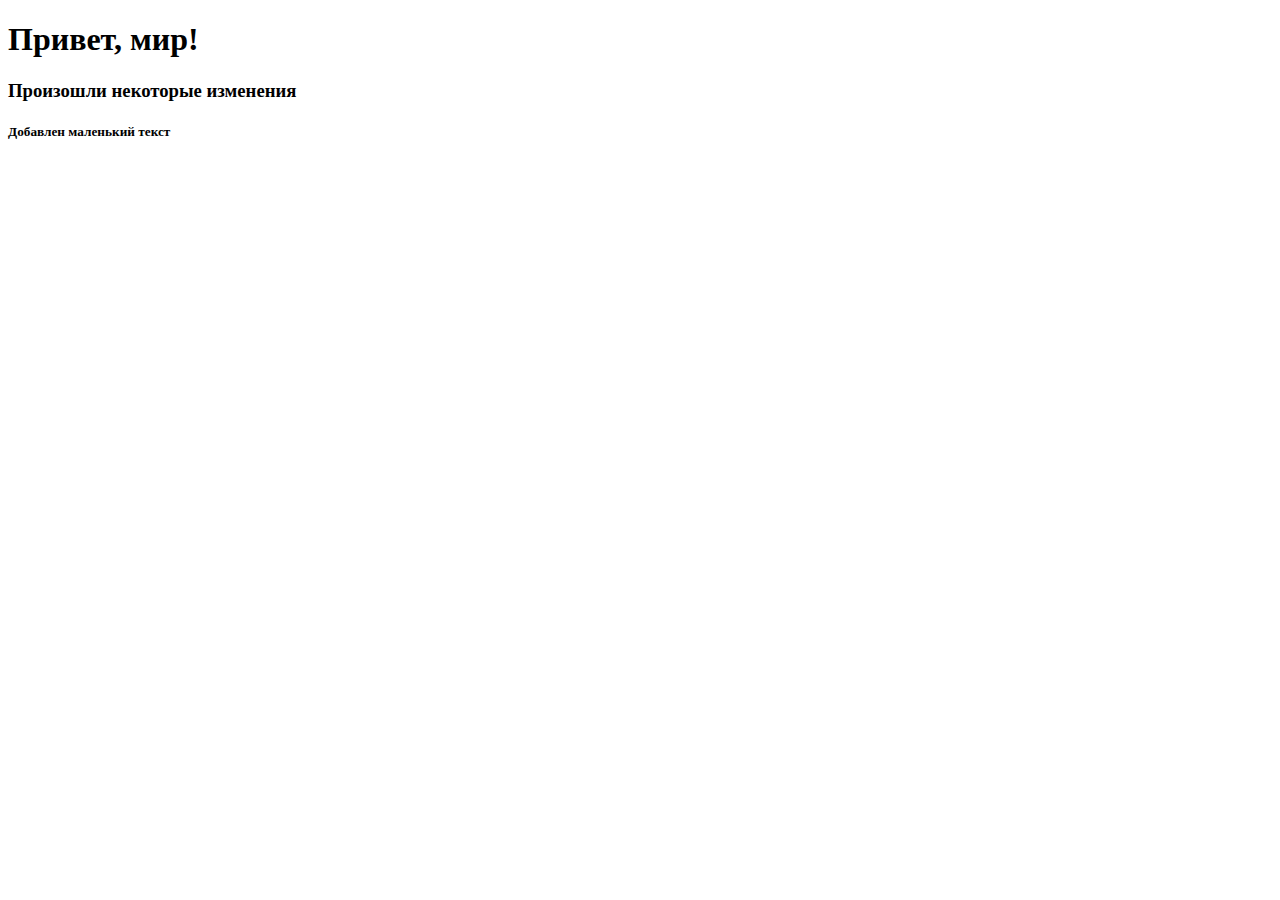
<file: index.html>
<!DOCTYPE html>
<html>
<head>
    <title>Hello World page</title>
</head>
<body>
    <h1>Привет, мир!</h1>
    <h3>Произошли некоторые изменения</h3>
    <h5>Добавлен маленький текст</h5>
</body>
</html>
</file>
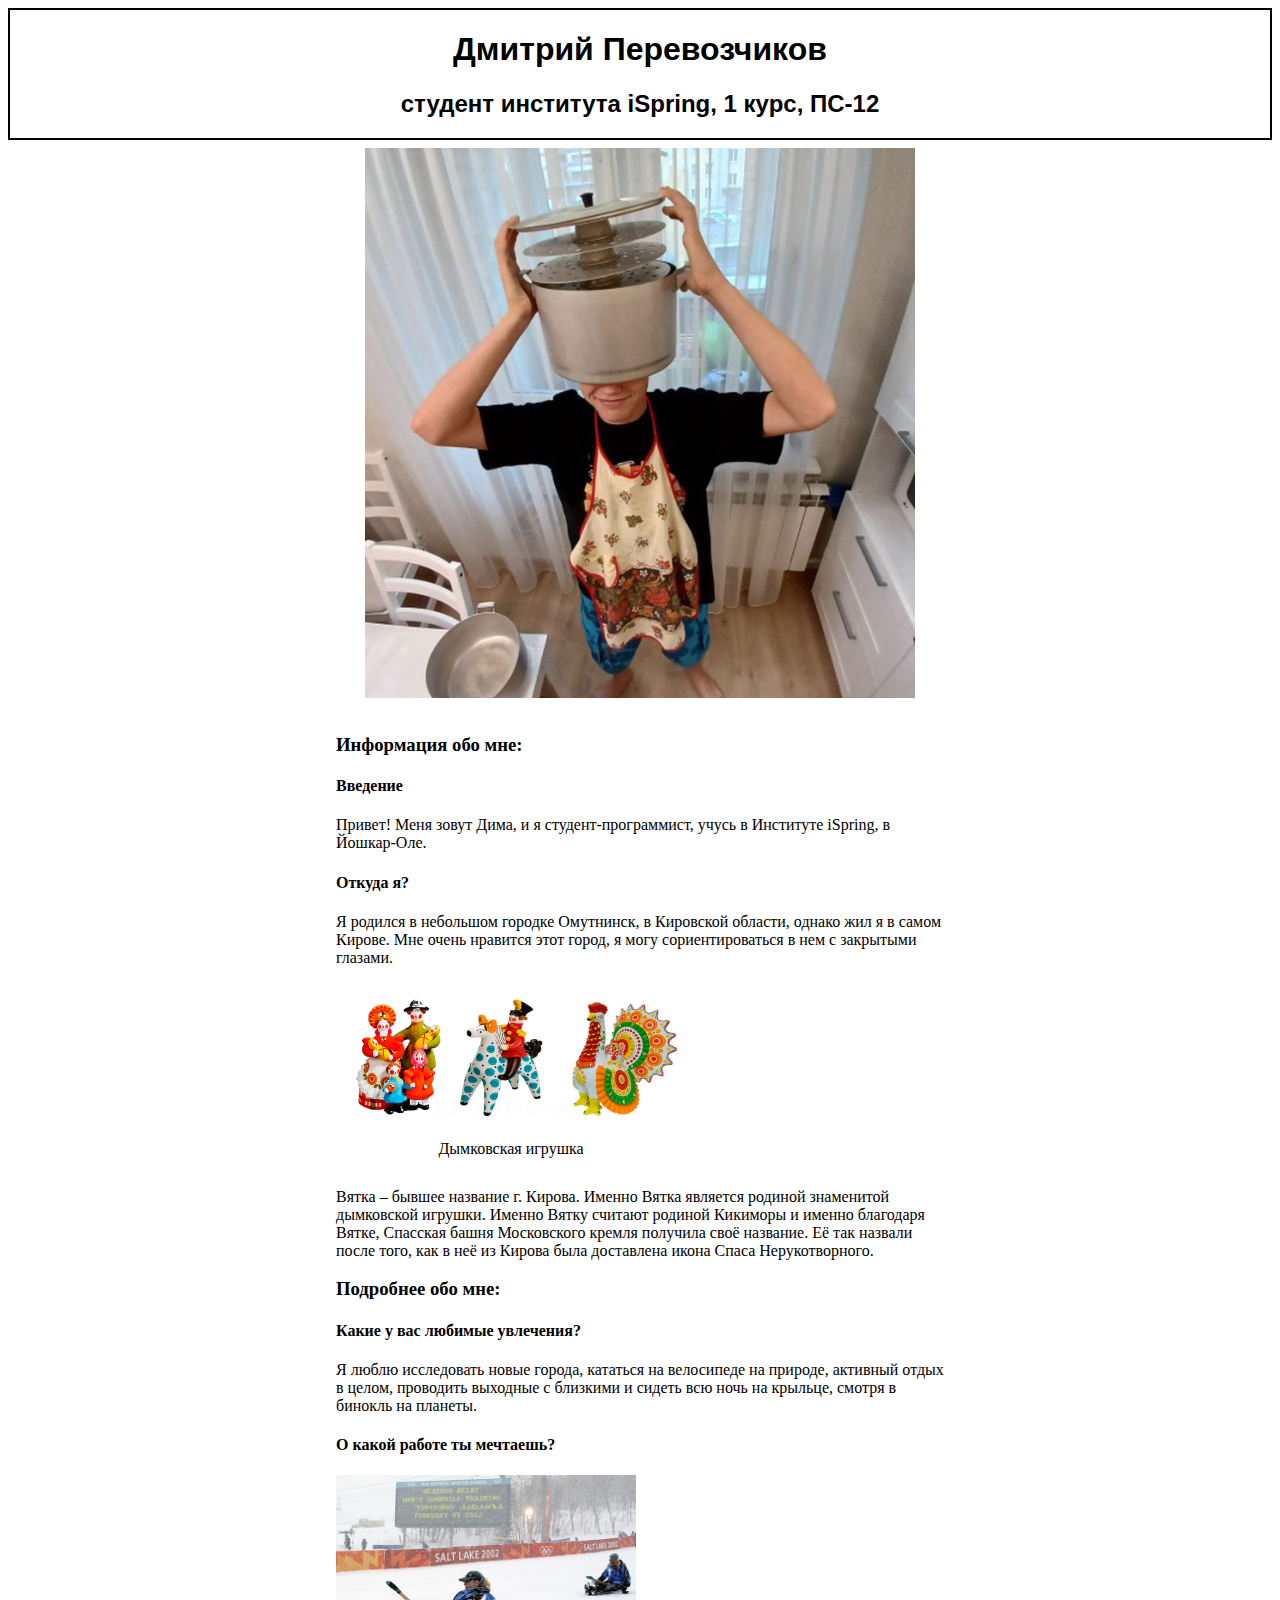
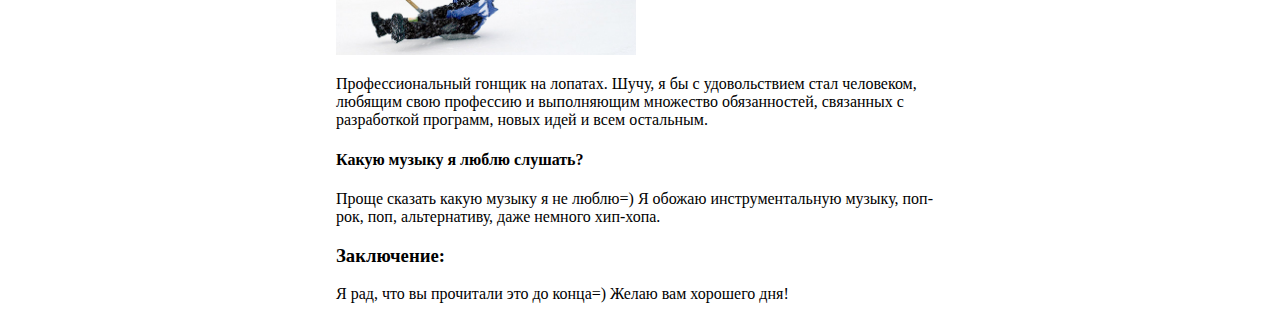
<file: lab1/home task/index.html>
<!DOCTYPE html>
<html lang="ru">
<head>
    <meta charset="UTF-8">
    <title>About me</title>
    <link rel="shortcut icon" type="image/png" href="favicon.png">
    <link rel="stylesheet" href="style.css"
</head>
<body>
    <header class="head">
        <h1>Дмитрий Перевозчиков</h1>
        <h2>студент института iSpring, 1 курс, ПС-12</h2>
    </header>

    <main class="img"><img src="me.jpg" width="550"></main>

    <section class="facts">
        <h3>Информация обо мне:</h3>
        <h4>Введение</h4>
        <p>Привет! Меня зовут Дима, и я студент-программист, учусь в Институте iSpring, в Йошкар-Оле.</p>

        <h4>Откуда я?</h4>
        <p>Я родился в небольшом городке Омутнинск, в Кировской области, однако жил я в самом Кирове.
            Мне очень нравится этот город, я могу сориентироваться в нем с закрытыми глазами.</p>

        <div class = "dymka">
	    <img src = "dymka.png" width="350">
	    <p>Дымковская игрушка</p>
        </div>

        <p>	Вятка – бывшее название г. Кирова.  Именно Вятка является родиной знаменитой дымковской игрушки. 
            Именно Вятку считают родиной Кикиморы и именно благодаря Вятке, Спасская башня Московского кремля получила своё название. 
            Её так назвали после того, как в неё из Кирова была доставлена икона Спаса Нерукотворного.</p>

        <h3>Подробнее обо мне:</h3>
        <h4>Какие у вас любимые увлечения?</h4>
        <p>Я люблю исследовать новые города, кататься на велосипеде на природе, 
            активный отдых в целом, проводить выходные с близкими и сидеть всю ночь на крыльце, 
            смотря в бинокль на планеты.</p>

        <h4>О какой работе ты мечтаешь?</h4>
        <img src="ShoverRacer.jpg" width="300">
        <p>Профессиональный гонщик на лопатах. Шучу, я бы с удовольствием стал человеком, 
            любящим свою профессию и выполняющим множество обязанностей, связанных с разработкой программ, 
            новых идей и всем остальным.</p>
        
        <h4>Какую музыку я люблю слушать?</h4>
        <p>Проще сказать какую музыку я не люблю=) Я обожаю инструментальную музыку, 
            поп-рок, поп, альтернативу, даже немного хип-хопа.</p>

        <h3>Заключение:</h3>
        <p>Я рад, что вы прочитали это до конца=) Желаю вам хорошего дня!</p>
    </section>
</body>
</html>
</file>
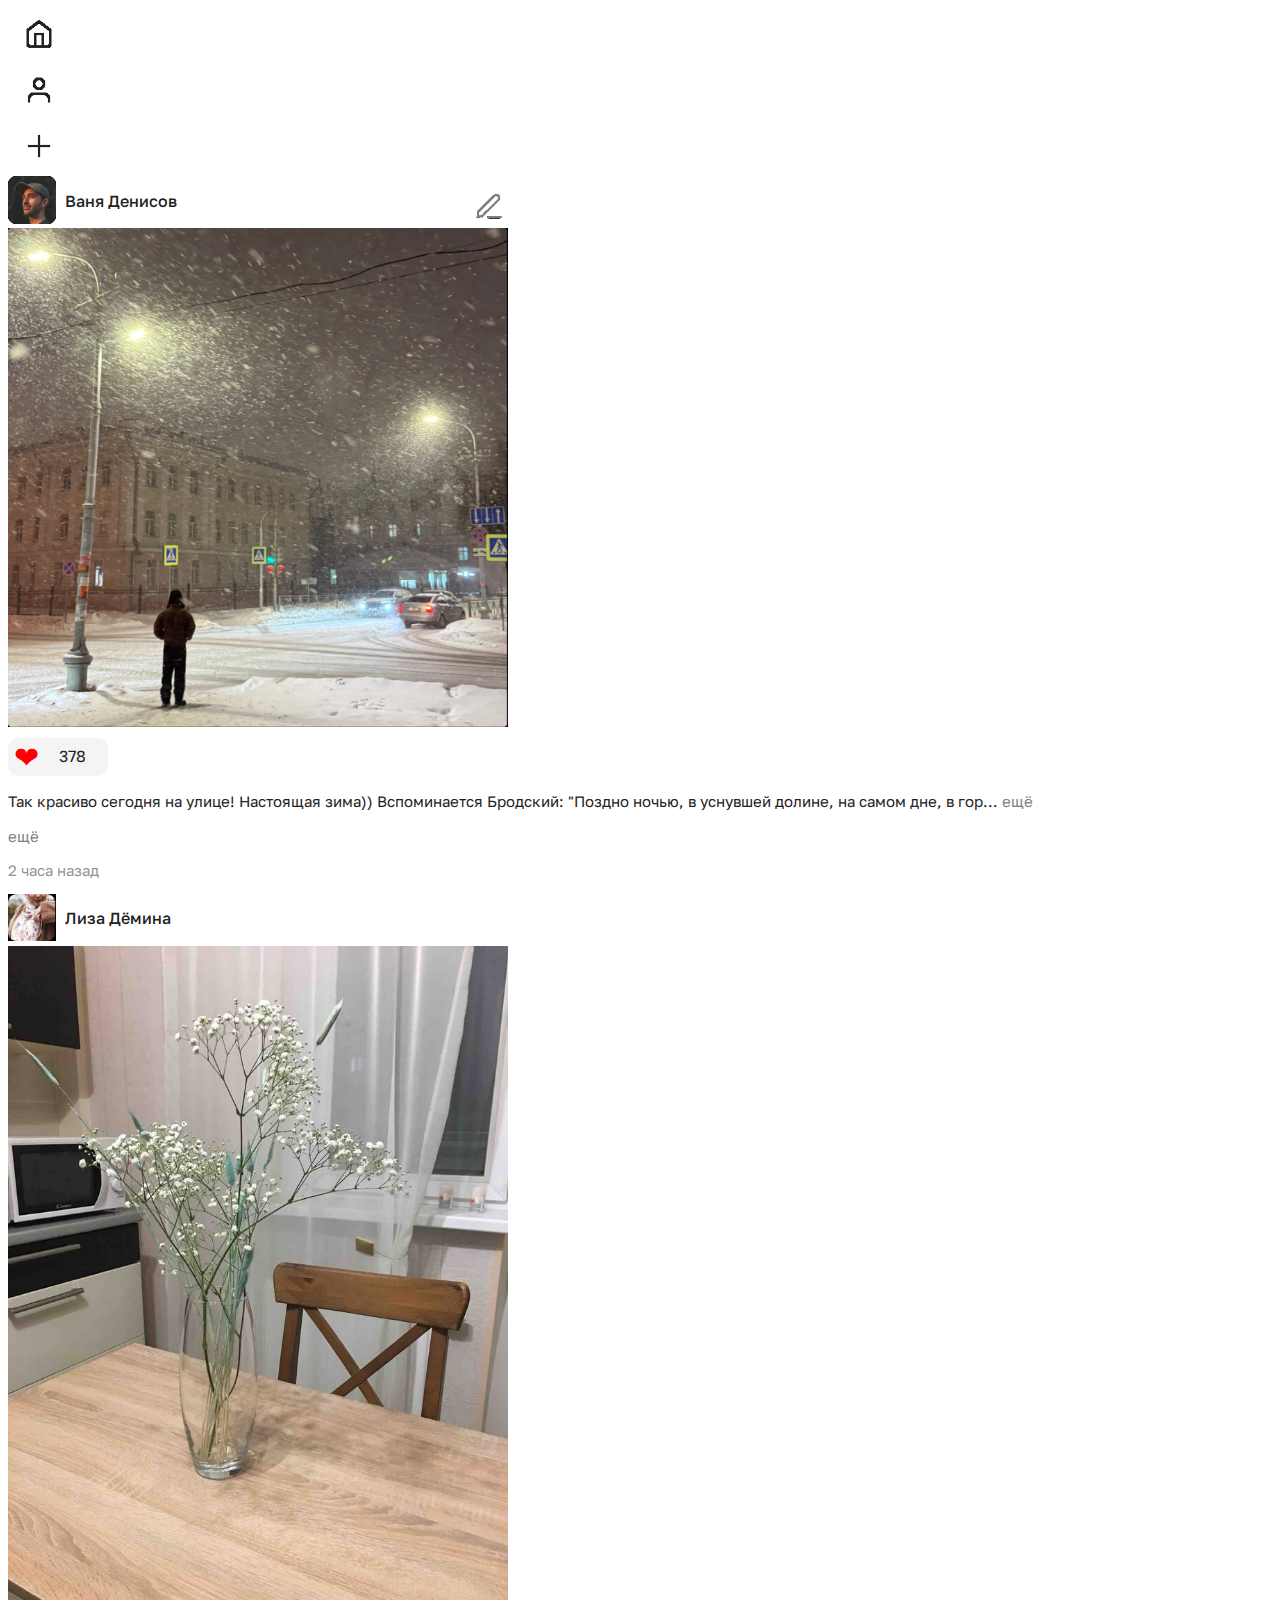
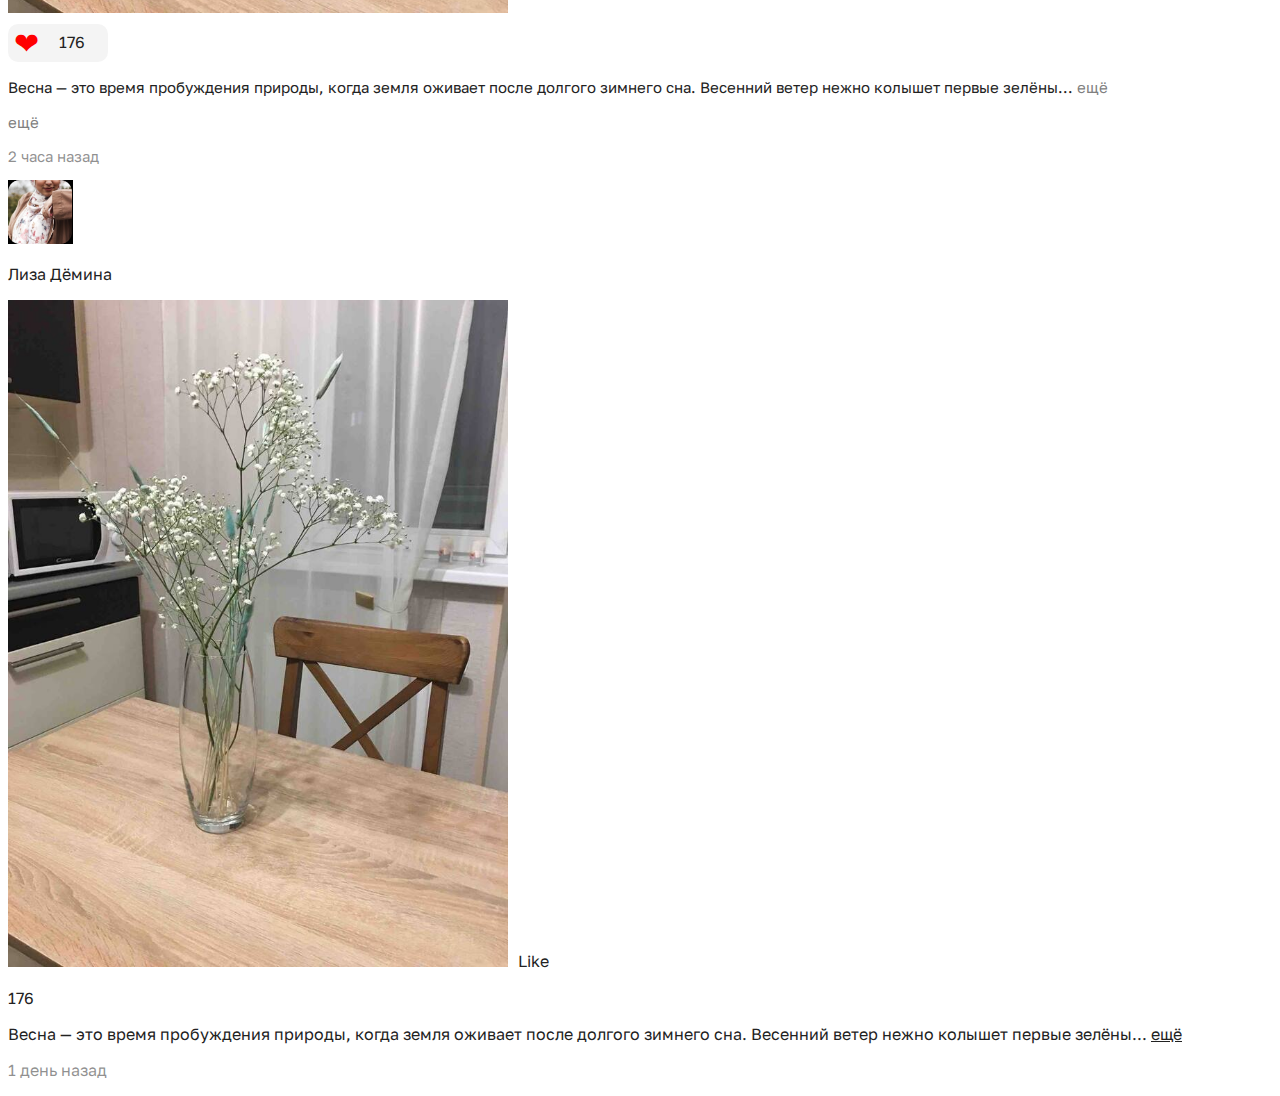
<file: lab5/home.html>
<!DOCTYPE html>
<html lang="ru">
  <head>
    <meta charset="utf-8">
    <link href="css/HomeStyle.css" rel="stylesheet">
    <title>Лента</title>
  </head>
  
  <body>
    <form>
        <div><button type="button"><img src="home.png" width="50px"></button></div>
        <div><button type="button"><img src="profile.png" width="50px"></button></div>
        <div><button type="button"><img src="plus.png" width="50px"></button></div>
    </form>

    <div class="publication">
        <div class="headpost">
          <div class="lefthead">
          <img src="sqdenisov.png" alt="Мини-фото профиля" width="48px">
          </div>
          <div class="headname">
          <span>Ваня Денисов</span>
          </div>
          <div class="righthead"> 
            <img src="edit.png" alt="Редактировать публикацию" width="35px">
          </div>
          </div>

        <img src="ph1.png" alt="Фотография" width="500">
        <div class="Like">
          <button type="button">❤</button>
          <span class="CountLike">378</span>
        </div>
        <div class="post-description">
        <p>Так красиво сегодня на улице! Настоящая зима)) Вспоминается Бродский: "Поздно ночью, в уснувшей долине, на самом дне, в гор... <span><a href="#opendescription">ещё</a></span></span></p>
        <a href="#opendescription">ещё</a>
        <p class="pubtime">2 часа назад</p>
        </div>
    </div>


    <div class="publication">
      <div class="headpost">
        <div class="lefthead">
        <img src="sqdemina.png" alt="Мини-фото профиля" width="48px">
        </div>
        <div class="headname">
        <span>Лиза Дёмина</span>
        </div>
      </div>

      <img src="photo-demina.jpg" alt="Фотография" width="500">
      <div class="Like">
        <button type="button">❤</button>
        <span class="CountLike">176</span>
      </div>
      <div class="post-description">
        <p>Весна — это время пробуждения природы, когда земля оживает после долгого зимнего сна. Весенний ветер нежно колышет первые зелёны... <span><a href="#opendescription">ещё</a></span></span></p>
      <a href="#opendescription">ещё</a>
      <p class="pubtime">2 часа назад</p>
      </div>
  </div>

    <div class="infcontainer">
        <img src="sqdemina.png" alt="Мини-фото профиля">
        <p>Лиза Дёмина</p>
        <img src="photo-demina.jpg" alt="Фотография" width="500">
        <button type="button">Like</button>
        <p><span>176</span></p>
        <p>Весна — это время пробуждения природы, когда земля оживает после долгого зимнего сна. Весенний ветер нежно колышет первые зелёны... <span><a href="#opendescription">ещё</a></span></span></p>
        
        <p class="pubtime">1 день назад</p>
    </div>

  </body>
</html>
</file>
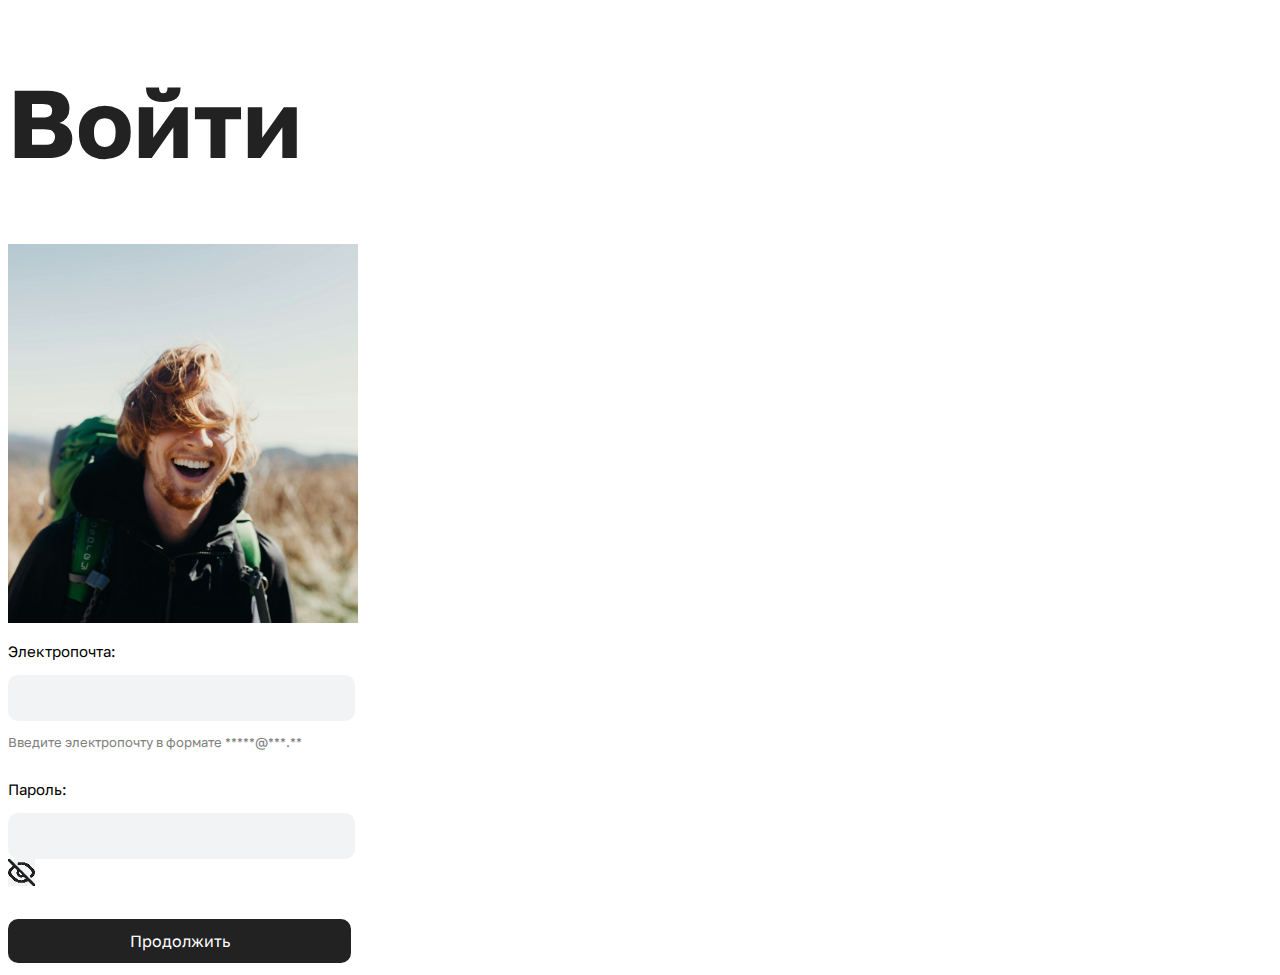
<file: lab5/login.html>
<!DOCTYPE html>
<html lang="ru">
  <head>
    <meta charset="utf-8">
    <title>Страница входа</title>
    <link href="css/VerificationStyle.css" rel="stylesheet"> 
  </head>
  
  <body>
    <h1>Войти</h1>
    <img src="intro.png" alt="Демо-фотография" width="350">
    <form>
        <div class="e-mail">
          <p>Электропочта:</p>
          <input type = "text" name = 'email'>
          <p class="description">Введите электропочту в формате *****@***.**</p>
        </div>
        <div class="password">
          <p>Пароль:</p>
          <div>
            <input type = "password" name = 'pass'>
            <img class="pd" src="eye.png" alt="Показать пароль" width="27">
          </div>
        </div>

        <div class="button">
          <input type = "submit" name = 'login-button' value="Продолжить">
        </div>
    </form>
  </body>
</html>
</file>
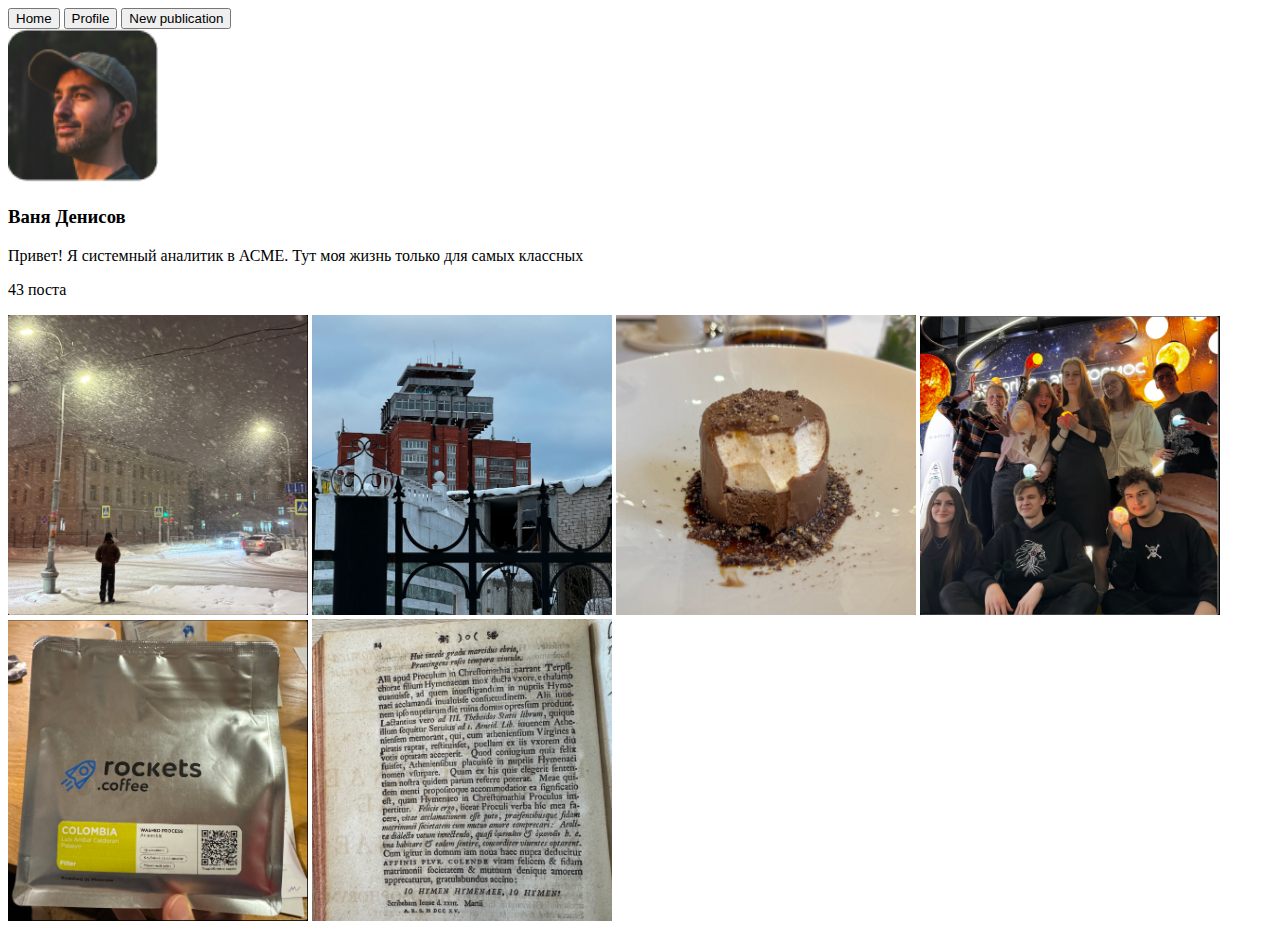
<file: lab5/profile.html>
<!DOCTYPE html>
<html lang="ru">
  <head>
    <meta charset="utf-8">
    <title>Лабораторная работа 4</title>
  </head>
  
  <body>
    <form>
        <button type="button">Home</button>
        <button type="button">Profile</button>
        <button type="button">New publication</button>
    </form>

    <div class="aboutme-headpart">
        <img src="profilephoto.png" alt="Фото профиля" width="150">
        <h3>Ваня Денисов</h3>
        <p>Привет! Я системный аналитик в АСМЕ. Тут моя жизнь только для самых классных</p>
        <p>43 поста</p>
    </div>

    <div class="aboutme-photos">
        <img src="ph1.png" width="300" alt="Фотография из личного профиля">
        <img src="ph2.png" width="300" alt="Фотография из личного профиля">
        <img src="ph3.png" width="300" alt="Фотография из личного профиля">

        <img src="ph4.png" width="300" alt="Фотография из личного профиля">
        <img src="ph5.png" width="300" alt="Фотография из личного профиля">
        <img src="ph6.png" width="300" alt="Фотография из личного профиля">
    </div>

  </body>
</html>
</file>
<file: lab1/home task/style.css>
body {
  color: #000000;
  }

.head {
  text-align: center;
  border: 2px solid black;
  
  font-size: 1em;
  font-family: sans-serif;
  }

.facts {
  max-width: 38em;
  margin-left: auto;
  margin-right: auto;
  margin-top: 2em;
  }

.img {
  margin-top: 8px;
  text-align: center;
   }

.dymka {
  margin-top: 30px;
  margin-bottom: 30px;
  max-width: 350px;
}

.dymka p{
  text-align: center;
}
</file>
<file: lab5/css/HomeStyle.css>
@import url("https://fonts.googleapis.com/css2?family=Golos+Text:wght@400..900&display=swap");

* {
    font-family: "Golos Text";
    font-size: 16px;
    color: #222222;
}

button {
    border: 0;
    background-color: white;
    border-radius: 10px;
}
.Like button{
    color: red;
    font-size: 30px;
    background-color: rgba(34, 34, 34, 0.001);
}

.CountLike {
    display: inline-block;
    position: relative;
    bottom: 6px;
    left: 10px;
}

.Like {
    background-color: rgba(34, 34, 34, 0.05);
    width: 100px;
    border-radius: 10px;
    margin-top: 7px;
    margin-bottom: 7px;
}

.headpost {
    width: 500px;
    height: 52px;
}
.lefthead {
    display: inline-block;
}
.headname {
    font-weight: 500;
    display: inline-block;
    position: relative;
    left: 5px;
    bottom: 17px;
}

.righthead {
    display: inline-block;
    margin-left: 295px;
}

.post-description p {
    font-size: 15px;
    font-weight: 400;
}

.post-description a{
    font-size: 15px;
    text-decoration: none;
    color: rgba(128, 128, 128, 1);
    font-weight: 400;
}

.pubtime {
    color: rgba(34, 34, 34, 0.5);
}
</file>
<file: lab5/css/VerificationStyle.css>
@import url("https://fonts.googleapis.com/css2?family=Golos+Text:wght@400..900&display=swap");

* {
    font-family: "Golos Text";
}

h1 {
    font-size: 96px;
    color: #222222;
}

form {
    width: 343px;
    font-size: 15px;    
}

input {
    background-color: #F2F3F5;
    /* padding: 13px 12px 13px 12px; */
    border-radius: 10px;
    border: 0px;
    width: 343px;
    height: 44px;
}

.description {
    font-size: 13px;
    color: #808080;
}
.password {
    margin-top: 30px;
}
.button input {
    background-color: #222222;
    color: #FFFFFF;
    font-size: 16px; 
}

.button {
    padding-top: 30px;
    height: 48px;
    width: 343px;
}

.button input:hover {
    background-color: #444444; 
}
</file>
